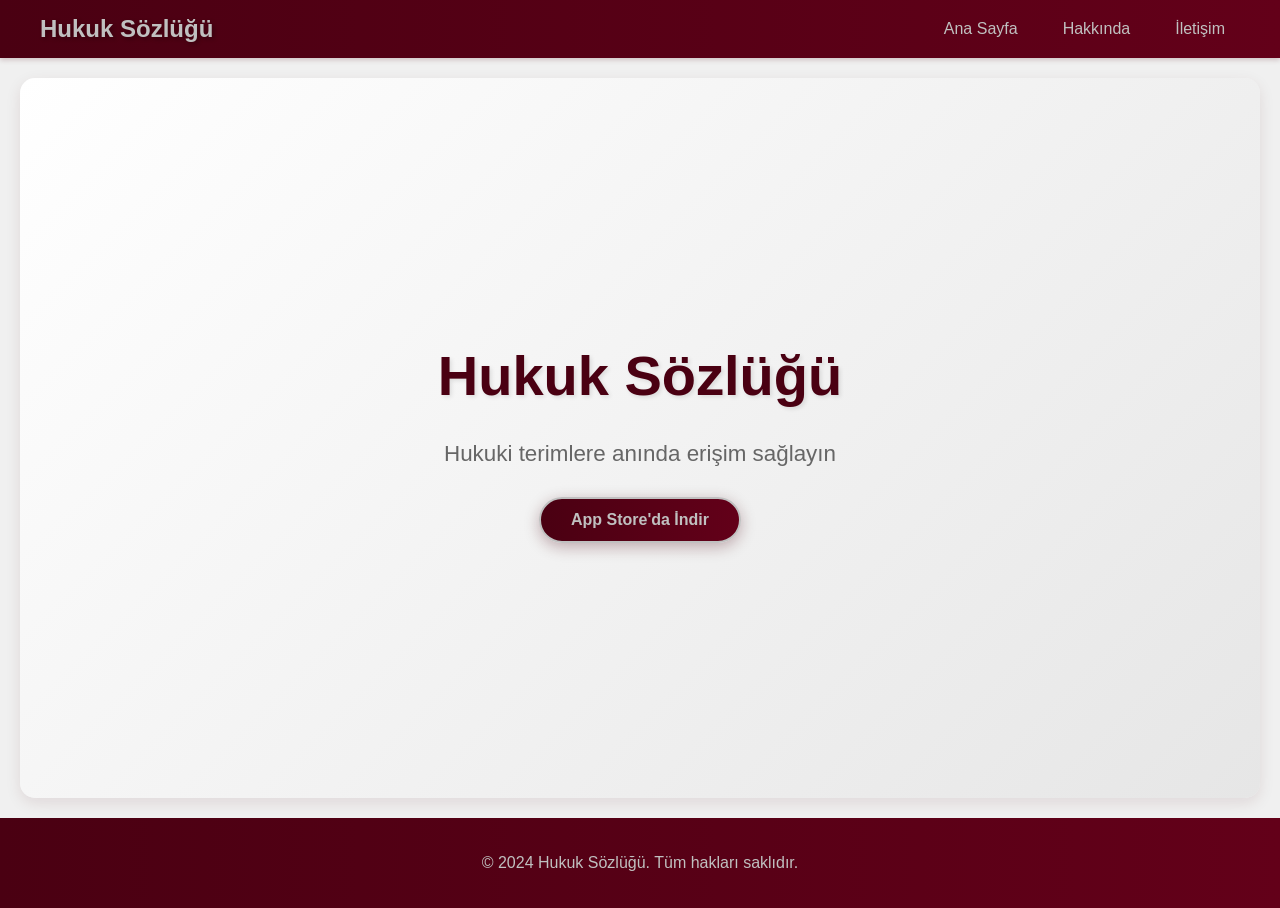
<file: index.html>
<!DOCTYPE html>
<html lang="tr">
<head>
    <meta charset="UTF-8">
    <meta name="viewport" content="width=device-width, initial-scale=1.0">
    <title>Hukuk Sözlüğü</title>
    <style>
        body {
            font-family: 'Segoe UI', Tahoma, Geneva, Verdana, sans-serif;
            margin: 0;
            padding: 0;
            box-sizing: border-box;
            background-color: #f0f0f0;
        }

        header {
            background: linear-gradient(to right, #4a0012, #630019);
            color: #fff;
            padding: 15px 20px;
            box-shadow: 0 2px 5px rgba(74, 0, 18, 0.2);
        }

        .navbar {
            display: flex;
            justify-content: space-between;
            align-items: center;
            max-width: 1200px;
            margin: 0 auto;
        }

        .logo {
            font-size: 24px;
            font-weight: bold;
            text-shadow: 2px 2px 4px rgba(0,0,0,0.3);
            transition: transform 0.3s ease;
            color: #C0C0C0;
        }

        .nav-links {
            list-style: none;
            display: flex;
            gap: 15px;
            margin: 0;
        }

        .nav-links a {
            color: #C0C0C0;
            text-decoration: none;
            font-weight: 500;
            padding: 8px 15px;
            border-radius: 20px;
            transition: all 0.3s ease;
        }

        .nav-links a:hover {
            background: rgba(192, 192, 192, 0.2);
            transform: translateY(-2px);
        }

        .hero {
            display: flex;
            flex-direction: column;
            align-items: center;
            justify-content: center;
            text-align: center;
            height: 80vh;
            background: linear-gradient(135deg, #ffffff, #e6e6e6);
            margin: 20px;
            border-radius: 15px;
            box-shadow: 0 5px 15px rgba(74, 0, 18, 0.1);
        }

        .hero h1 {
            font-size: 3.5rem;
            margin: 10px 0;
            color: #4a0012;
            text-shadow: 2px 2px 4px rgba(0,0,0,0.1);
            animation: fadeIn 1s ease-in;
        }

        .hero p {
            font-size: 1.4rem;
            color: #666666;
            margin-bottom: 30px;
            animation: slideUp 1s ease-in;
        }

        .btn {
            padding: 12px 30px;
            background: linear-gradient(to right, #4a0012, #630019);
            color: #C0C0C0;
            text-decoration: none;
            border-radius: 25px;
            font-weight: bold;
            transition: all 0.3s ease;
            box-shadow: 0 4px 15px rgba(74, 0, 18, 0.3);
            border: 2px solid #C0C0C0;
        }

        .btn:hover {
            transform: translateY(-3px);
            box-shadow: 0 6px 20px rgba(74, 0, 18, 0.4);
            background: linear-gradient(to right, #630019, #4a0012);
            color: #ffffff;
        }

        footer {
            background: linear-gradient(to right, #4a0012, #630019);
            color: #C0C0C0;
            text-align: center;
            padding: 20px 0;
            margin-top: auto;
        }

        @keyframes fadeIn {
            from { opacity: 0; }
            to { opacity: 1; }
        }

        @keyframes slideUp {
            from { 
                opacity: 0;
                transform: translateY(20px);
            }
            to { 
                opacity: 1;
                transform: translateY(0);
            }
        }

        @media (max-width: 1024px) {
            .hero h1 {
                font-size: 3rem;
            }
            
            .hero p {
                font-size: 1.2rem;
            }
            
            .btn {
                padding: 10px 25px;
                font-size: 1rem;
            }
        }

        @media (max-width: 768px) {
            .hero {
                height: 70vh;
                margin: 10px;
                padding: 20px;
            }

            .hero h1 {
                font-size: 2.5rem;
                margin: 15px 0;
            }
            
            .hero p {
                font-size: 1.1rem;
                margin-bottom: 25px;
                padding: 0 15px;
            }
            
            .btn {
                padding: 10px 20px;
                font-size: 0.9rem;
            }

            .navbar {
                flex-direction: column;
                gap: 10px;
                padding: 10px;
            }

            .nav-links {
                gap: 10px;
            }

            .nav-links a {
                padding: 6px 12px;
                font-size: 0.9rem;
            }
        }

        @media (max-width: 480px) {
            .hero h1 {
                font-size: 2rem;
            }
            
            .hero p {
                font-size: 1rem;
            }
            
            .btn {
                padding: 8px 18px;
                font-size: 0.85rem;
            }

            .nav-links {
                flex-direction: row;
                width: 100%;
                justify-content: center;
            }
        }

        @media (max-height: 600px) and (orientation: landscape) {
            .hero {
                height: auto;
                min-height: 100vh;
                padding: 40px 20px;
            }
        }
    </style>
</head>
<body>
    <header>
        <nav class="navbar">
            <div class="logo">Hukuk Sözlüğü</div>
            <ul class="nav-links">
                <li><a href="index.html">Ana Sayfa</a></li>
                <li><a href="about.html">Hakkında</a></li>
                <li><a href="contact.html">İletişim</a></li>
            </ul>
        </nav>
    </header>

    <main>
        <section class="hero">
            <h1>Hukuk Sözlüğü</h1>
            <p>Hukuki terimlere anında erişim sağlayın</p>
            <a href="https://apps.apple.com/app/id6740770261" class="btn">App Store'da İndir</a>
        </section>
    </main>

    <footer>
        <p>&copy; 2024 Hukuk Sözlüğü. Tüm hakları saklıdır.</p>
    </footer>
</body>
</html>
</file>
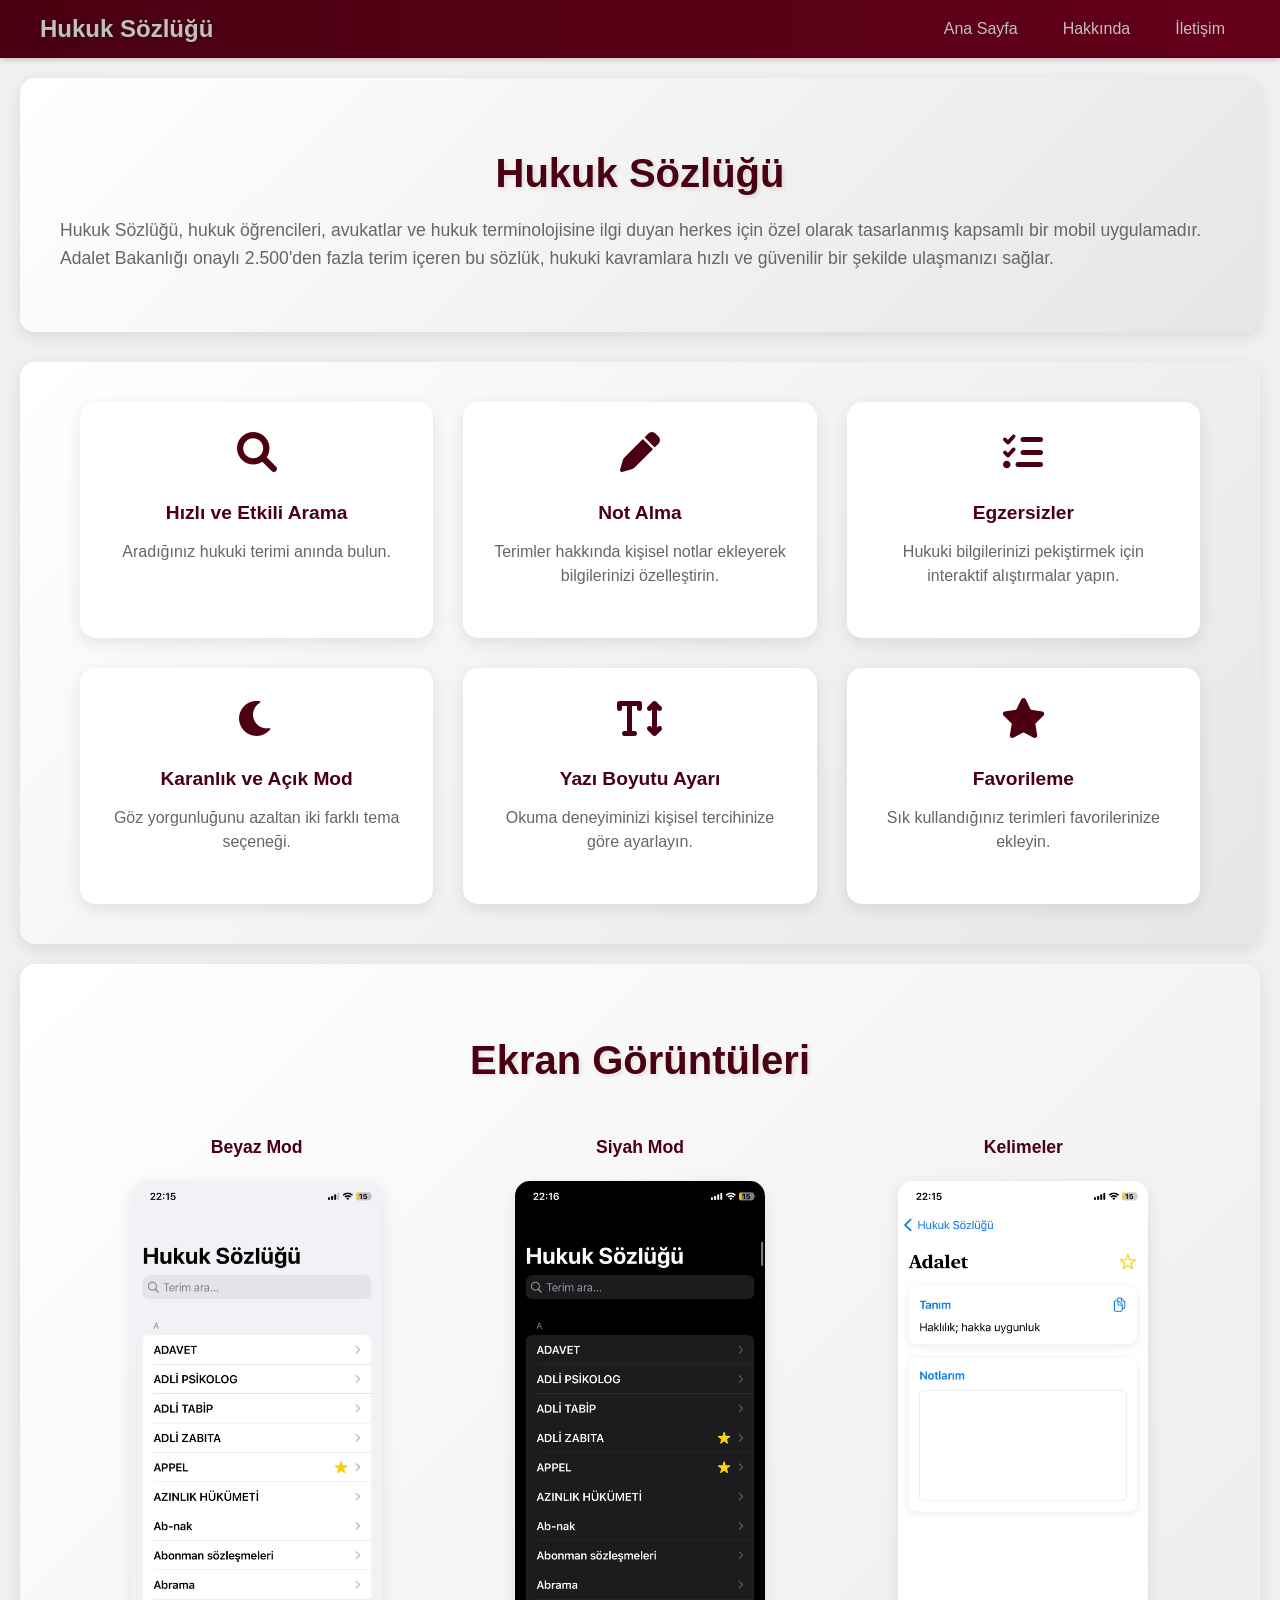
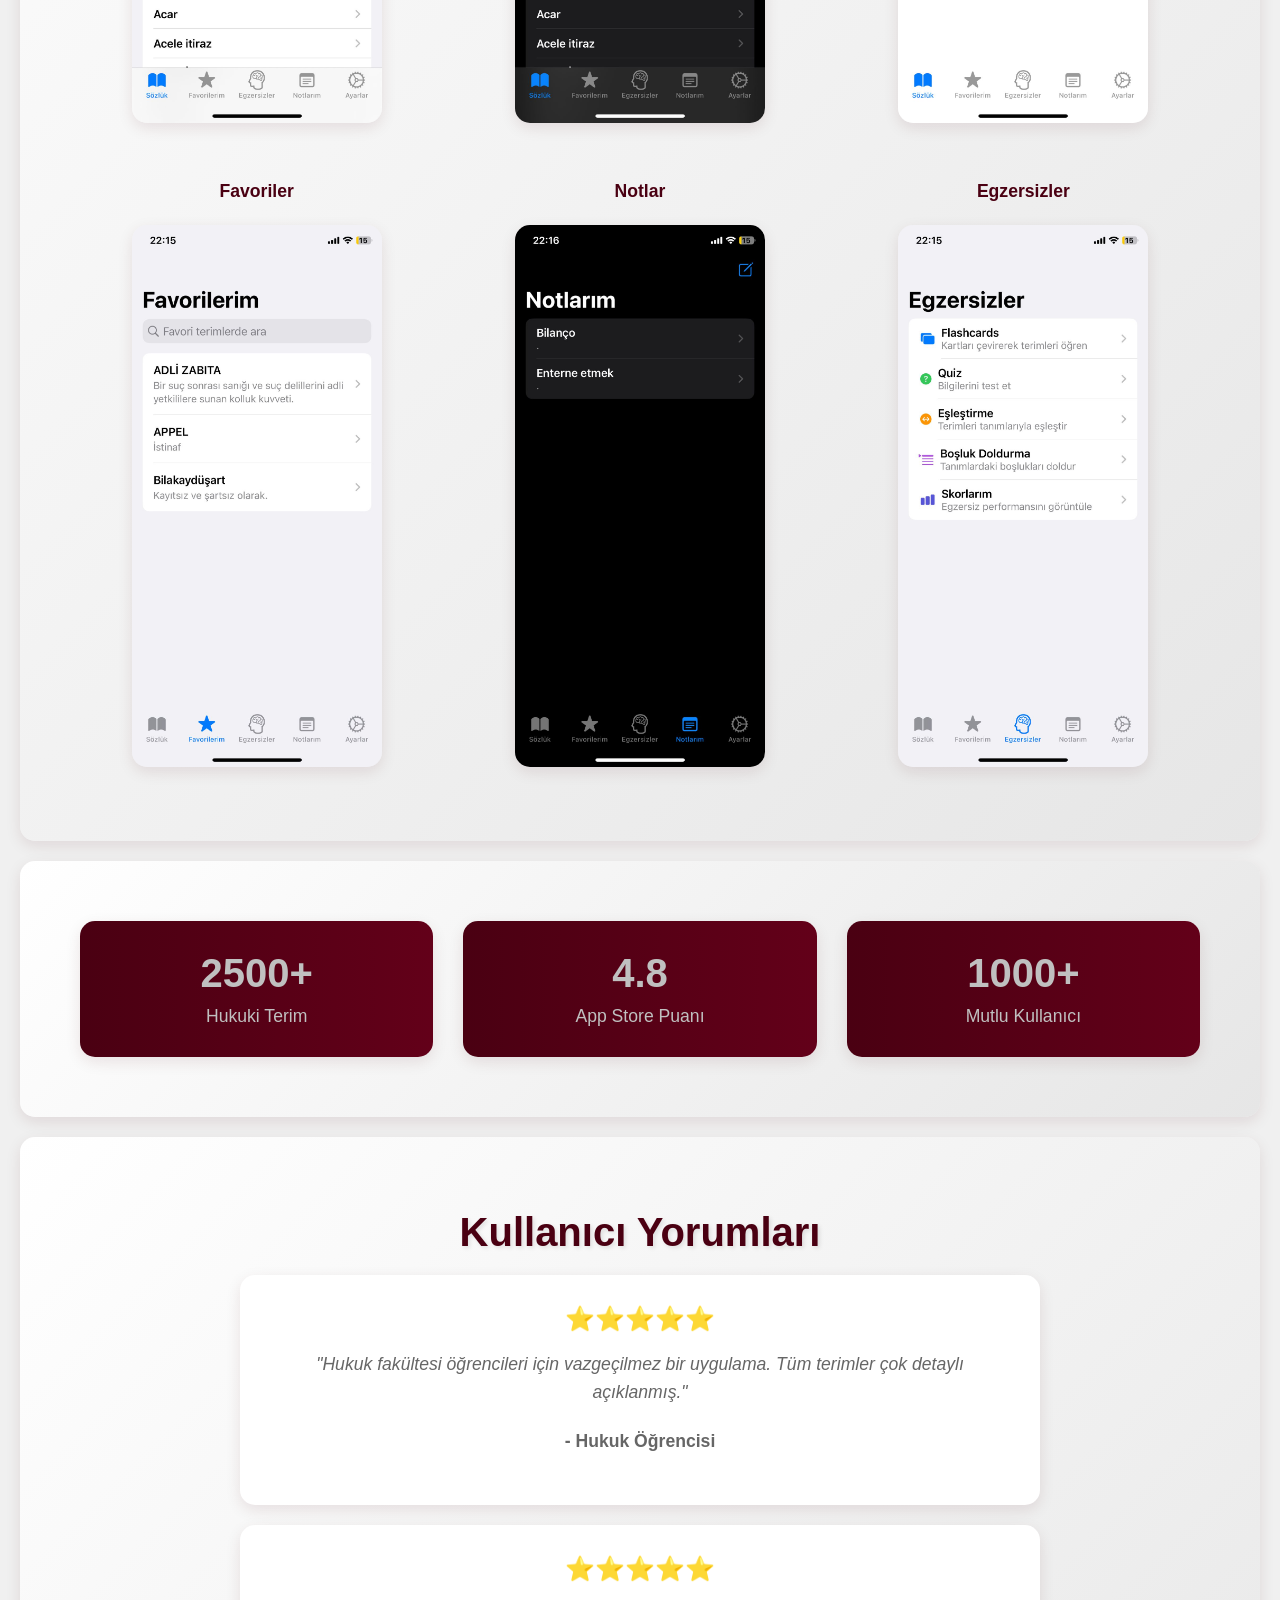
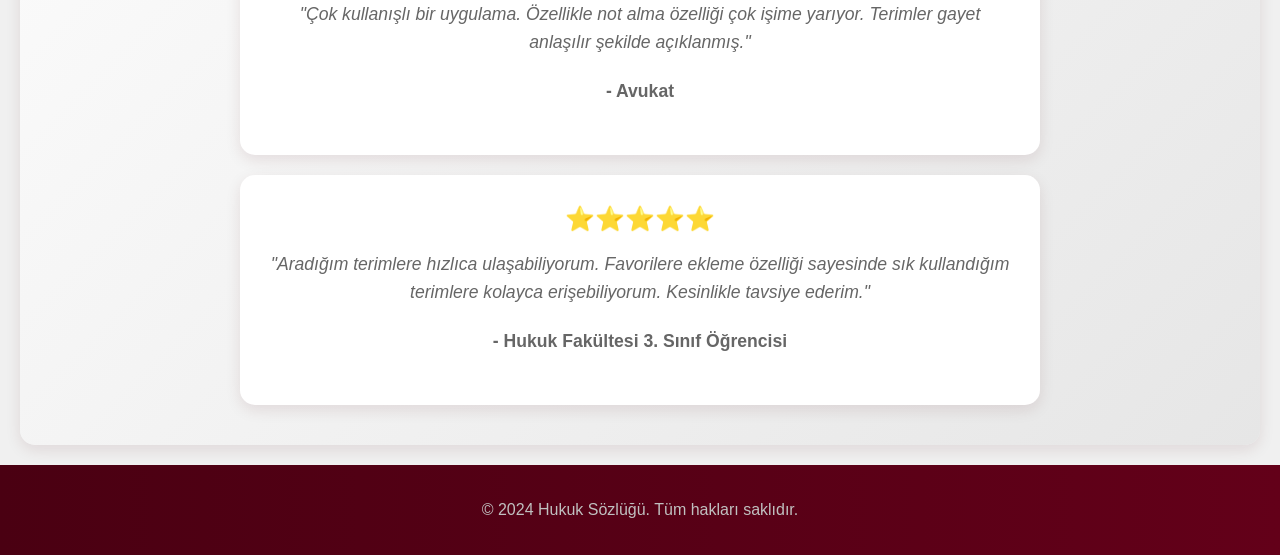
<file: about.html>
<!DOCTYPE html>
<html lang="tr">
<head>
    <meta charset="UTF-8">
    <meta name="viewport" content="width=device-width, initial-scale=1.0">
    <title>Hakkında - Hukuk Sözlüğü</title>
    <link rel="stylesheet" href="https://cdnjs.cloudflare.com/ajax/libs/font-awesome/6.0.0/css/all.min.css">
    <style>
        /* Mevcut stil kodları */
        body {
            font-family: 'Segoe UI', Tahoma, Geneva, Verdana, sans-serif;
            margin: 0;
            padding: 0;
            box-sizing: border-box;
            background-color: #f0f0f0;
        }

        header {
            background: linear-gradient(to right, #4a0012, #630019);
            color: #fff;
            padding: 15px 20px;
            box-shadow: 0 2px 5px rgba(74, 0, 18, 0.2);
        }

        .navbar {
            display: flex;
            justify-content: space-between;
            align-items: center;
            max-width: 1200px;
            margin: 0 auto;
        }

        .logo {
            font-size: 24px;
            font-weight: bold;
            text-shadow: 2px 2px 4px rgba(0,0,0,0.3);
            transition: transform 0.3s ease;
            color: #C0C0C0;
        }

        .nav-links {
            list-style: none;
            display: flex;
            gap: 15px;
            margin: 0;
        }

        .nav-links a {
            color: #C0C0C0;
            text-decoration: none;
            font-weight: 500;
            padding: 8px 15px;
            border-radius: 20px;
            transition: all 0.3s ease;
        }

        .nav-links a:hover {
            background: rgba(192, 192, 192, 0.2);
            transform: translateY(-2px);
        }

        /* Yeni eklenen section stilleri */
        .section {
            background: linear-gradient(135deg, #ffffff, #e6e6e6);
            margin: 20px;
            padding: 40px;
            border-radius: 15px;
            box-shadow: 0 5px 15px rgba(74, 0, 18, 0.1);
            animation: fadeIn 1s ease-in;
        }

        .section h2 {
            color: #4a0012;
            font-size: 2.5rem;
            margin-bottom: 20px;
            text-align: center;
            text-shadow: 2px 2px 4px rgba(0,0,0,0.1);
        }

        .section p {
            color: #666666;
            line-height: 1.6;
            margin-bottom: 20px;
            font-size: 1.1rem;
        }

        .features {
            display: grid;
            grid-template-columns: repeat(auto-fit, minmax(250px, 1fr));
            gap: 20px;
            margin-top: 30px;
        }

        .features-grid {
            display: grid;
            grid-template-columns: repeat(3, 1fr);
            gap: 30px;
            max-width: 1200px;
            margin: 0 auto;
            padding: 0 20px;
        }

        .feature-item {
            background: white;
            padding: 30px;
            border-radius: 15px;
            box-shadow: 0 5px 15px rgba(74, 0, 18, 0.1);
            transition: transform 0.3s ease;
            text-align: center;
        }

        .feature-item:hover {
            transform: translateY(-5px);
            box-shadow: 0 8px 20px rgba(74, 0, 18, 0.2);
        }

        .feature-item i {
            font-size: 2.5rem;
            color: #4a0012;
            margin-bottom: 15px;
        }

        .feature-item h3 {
            color: #4a0012;
            margin: 15px 0;
            font-size: 1.2rem;
        }

        .feature-item p {
            color: #666666;
            font-size: 1rem;
            line-height: 1.5;
        }

        .photos {
            text-align: center;
        }

        .photos img {
            border-radius: 15px;
            margin: 10px;
            box-shadow: 0 5px 15px rgba(74, 0, 18, 0.1);
            transition: transform 0.3s ease;
        }

        .photos img:hover {
            transform: scale(1.02);
        }

        .photos p {
            color: #4a0012;
            font-weight: bold;
            margin: 20px 0 10px 0;
        }

        hr {
            border: none;
            height: 1px;
            background: rgba(74, 0, 18, 0.1);
            margin: 30px 0;
        }

        footer {
            background: linear-gradient(to right, #4a0012, #630019);
            color: #C0C0C0;
            text-align: center;
            padding: 20px 0;
            margin-top: auto;
        }

        @keyframes fadeIn {
            from { opacity: 0; }
            to { opacity: 1; }
        }

        @media (max-width: 768px) {
            .section {
                padding: 20px;
                margin: 10px;
            }

            .section h2 {
                font-size: 2rem;
            }

            .photos img {
                width: 90%;
                height: auto;
            }
        }

        @media (max-width: 992px) {
            .features-grid {
                grid-template-columns: repeat(2, 1fr); /* Tablet için 2 sütun */
            }
        }

        @media (max-width: 576px) {
            .features-grid {
                grid-template-columns: 1fr; /* Mobil için tek sütun */
            }
        }

        .features.section h2 {
            color: #4a0012;
            font-size: 2.5rem;
            text-align: center;
            margin: 0 auto 40px auto; /* Üst ve alttan boşluk */
            text-shadow: 2px 2px 4px rgba(0,0,0,0.1);
            position: relative;
            width: fit-content;
        }

        .section-header {
            text-align: center;
            margin-bottom: 40px;
        }

        .section-header h2 {
            color: #4a0012;
            font-size: 2.5rem;
            text-shadow: 2px 2px 4px rgba(0,0,0,0.1);
            display: inline-block;
        }

        .features-grid {
            display: grid;
            grid-template-columns: repeat(3, 1fr);
            gap: 30px;
            max-width: 1200px;
            margin: 0 auto;
            padding: 0 20px;
        }

        .screenshots-grid {
            display: grid;
            grid-template-columns: repeat(3, 1fr);
            gap: 30px;
            max-width: 1200px;
            margin: 0 auto;
            padding: 20px;
        }

        .screenshot-item {
            text-align: center;
        }

        .screenshot-item p {
            color: #4a0012;
            font-weight: bold;
            margin: 10px 0;
        }

        .screenshot-item img {
            border-radius: 15px;
            box-shadow: 0 5px 15px rgba(74, 0, 18, 0.1);
            transition: transform 0.3s ease;
            max-width: 100%;
            height: auto;
        }

        .screenshot-item img:hover {
            transform: scale(1.02);
        }

        @media (max-width: 992px) {
            .screenshots-grid {
                grid-template-columns: repeat(2, 1fr);
            }
        }

        @media (max-width: 576px) {
            .screenshots-grid {
                grid-template-columns: 1fr;
            }
        }

        .stats-grid {
            display: grid;
            grid-template-columns: repeat(3, 1fr);
            gap: 30px;
            max-width: 1200px;
            margin: 0 auto;
            padding: 20px;
            text-align: center;
        }

        .stat-item {
            background: linear-gradient(to right, #4a0012, #630019);
            padding: 30px;
            border-radius: 15px;
            color: #C0C0C0;
            box-shadow: 0 5px 15px rgba(74, 0, 18, 0.1);
            transition: transform 0.3s ease;
        }

        .stat-item:hover {
            transform: translateY(-5px);
            box-shadow: 0 8px 20px rgba(74, 0, 18, 0.2);
        }

        .stat-number {
            display: block;
            font-size: 2.5rem;
            font-weight: bold;
            margin-bottom: 10px;
        }

        .stat-label {
            font-size: 1.1rem;
        }

        .reviews {
            text-align: center;
        }

        .reviews-container {
            display: flex;
            flex-direction: column;
            gap: 20px;
            max-width: 800px;
            margin: 0 auto;
        }

        .review-card {
            background: white;
            padding: 30px;
            border-radius: 15px;
            box-shadow: 0 5px 15px rgba(74, 0, 18, 0.1);
            transition: transform 0.3s ease;
        }

        .review-card:hover {
            transform: translateY(-5px);
            box-shadow: 0 8px 20px rgba(74, 0, 18, 0.2);
        }

        .stars {
            color: gold;
            font-size: 1.5rem;
            margin-bottom: 15px;
        }

        .review-text {
            color: #666666;
            font-style: italic;
            margin-bottom: 15px;
            line-height: 1.6;
        }

        .reviewer {
            color: #4a0012;
            font-weight: bold;
        }

        @media (max-width: 992px) {
            .stats-grid {
                grid-template-columns: repeat(2, 1fr);
            }
        }

        @media (max-width: 576px) {
            .stats-grid {
                grid-template-columns: 1fr;
            }
        }

        /* Tablet için medya sorguları (768px - 1024px) */
        @media (max-width: 1024px) {
            .section {
                margin: 15px;
                padding: 30px;
            }

            .section h2 {
                font-size: 2rem;
            }

            .features-grid, .screenshots-grid, .stats-grid {
                grid-template-columns: repeat(2, 1fr);
                gap: 20px;
                padding: 15px;
            }

            .feature-item {
                padding: 20px;
            }

            .feature-item i {
                font-size: 2rem;
            }

            .screenshot-item img {
                width: 100%;
                height: auto;
            }

            .stat-number {
                font-size: 2rem;
            }

            .stat-label {
                font-size: 1rem;
            }

            .review-card {
                padding: 20px;
            }
        }

        /* Mobil cihazlar için medya sorguları (768px'den küçük) */
        @media (max-width: 768px) {
            .navbar {
                flex-direction: column;
                gap: 10px;
                padding: 10px;
            }

            .nav-links {
                gap: 10px;
            }

            .nav-links a {
                padding: 6px 12px;
                font-size: 0.9rem;
            }

            .section {
                margin: 10px;
                padding: 20px;
            }

            .section h2 {
                font-size: 1.8rem;
            }

            .features-grid, .screenshots-grid, .stats-grid {
                grid-template-columns: 1fr;
                gap: 15px;
                padding: 10px;
            }

            .feature-item h3 {
                font-size: 1.1rem;
            }

            .feature-item p {
                font-size: 0.9rem;
            }

            .review-text {
                font-size: 0.9rem;
            }

            .stars {
                font-size: 1.2rem;
            }
        }

        /* Çok küçük mobil cihazlar için (320px - 480px) */
        @media (max-width: 480px) {
            .nav-links {
                flex-direction: row;
                width: 100%;
                justify-content: center;
            }

            .section h2 {
                font-size: 1.5rem;
            }

            .feature-item {
                padding: 15px;
            }

            .feature-item i {
                font-size: 1.8rem;
            }

            .stat-number {
                font-size: 1.8rem;
            }

            .stat-label {
                font-size: 0.9rem;
            }

            .review-card {
                padding: 15px;
            }
        }

        /* Yatay mobil görünüm için */
        @media (max-height: 600px) and (orientation: landscape) {
            .section {
                margin: 10px;
                padding: 15px;
            }

            .features-grid, .screenshots-grid {
                grid-template-columns: repeat(2, 1fr);
            }
        }

        /* Ekran görüntüleri için özel düzenleme */
        @media (max-width: 1024px) {
            .screenshots-grid {
                grid-template-columns: repeat(2, 1fr);
            }
        }

        @media (max-width: 768px) {
            .screenshots-grid {
                grid-template-columns: 1fr;
            }
            
            .screenshot-item img {
                max-width: 80%;
                margin: 0 auto;
                display: block;
            }
        }
    </style>
</head>
<body>
    <header>
        <nav class="navbar">
            <div class="logo">Hukuk Sözlüğü</div>
            <ul class="nav-links">
                <li><a href="index.html">Ana Sayfa</a></li>
                <li><a href="about.html">Hakkında</a></li>
                <li><a href="contact.html">İletişim</a></li>
            </ul>
        </nav>
    </header>

    <main>
        <section class="about section">
            <h2>Hukuk Sözlüğü</h2>
            <p>Hukuk Sözlüğü, hukuk öğrencileri, avukatlar ve hukuk terminolojisine ilgi duyan herkes için özel olarak tasarlanmış kapsamlı bir mobil uygulamadır. Adalet Bakanlığı onaylı 2.500'den fazla terim içeren bu sözlük, hukuki kavramlara hızlı ve güvenilir bir şekilde ulaşmanızı sağlar.</p>
        </section>

        <section class="features section">
            <div class="features-grid">
                <div class="feature-item">
                    <i class="fas fa-search"></i>
                    <h3>Hızlı ve Etkili Arama</h3>
                    <p>Aradığınız hukuki terimi anında bulun.</p>
                </div>
                <div class="feature-item">
                    <i class="fas fa-pen"></i>
                    <h3>Not Alma</h3>
                    <p>Terimler hakkında kişisel notlar ekleyerek bilgilerinizi özelleştirin.</p>
                </div>
                <div class="feature-item">
                    <i class="fas fa-tasks"></i>
                    <h3>Egzersizler</h3>
                    <p>Hukuki bilgilerinizi pekiştirmek için interaktif alıştırmalar yapın.</p>
                </div>
                <div class="feature-item">
                    <i class="fas fa-moon"></i>
                    <h3>Karanlık ve Açık Mod</h3>
                    <p>Göz yorgunluğunu azaltan iki farklı tema seçeneği.</p>
                </div>
                <div class="feature-item">
                    <i class="fas fa-text-height"></i>
                    <h3>Yazı Boyutu Ayarı</h3>
                    <p>Okuma deneyiminizi kişisel tercihinize göre ayarlayın.</p>
                </div>
                <div class="feature-item">
                    <i class="fas fa-star"></i>
                    <h3>Favorileme</h3>
                    <p>Sık kullandığınız terimleri favorilerinize ekleyin.</p>
                </div>
            </div>
        </section>

        <section class="photos section">
            <h2>Ekran Görüntüleri</h2>
            <div class="screenshots-grid">
                <div class="screenshot-item">
                    <p>Beyaz Mod</p>
                    <img src="1.jpeg" width="250" height="550" alt="Beyaz Mod">
                </div>
                <div class="screenshot-item">
                    <p>Siyah Mod</p>
                    <img src="2.jpeg" width="250" height="550" alt="Siyah Mod">
                </div>
                <div class="screenshot-item">
                    <p>Kelimeler</p>
                    <img src="3.jpeg" width="250" height="550" alt="Kelimeler">
                </div>
                <div class="screenshot-item">
                    <p>Favoriler</p>
                    <img src="4.jpeg" width="250" height="550" alt="Favoriler">
                </div>
                <div class="screenshot-item">
                    <p>Notlar</p>
                    <img src="5.jpeg" width="250" height="550" alt="Notlar">
                </div>
                <div class="screenshot-item">
                    <p>Egzersizler</p>
                    <img src="6.jpeg" width="250" height="550" alt="Egzersizler">
                </div>
            </div>
        </section>

        <section class="stats section">
            <div class="stats-grid">
                <div class="stat-item">
                    <span class="stat-number">2500+</span>
                    <span class="stat-label">Hukuki Terim</span>
                </div>
                <div class="stat-item">
                    <span class="stat-number">4.8</span>
                    <span class="stat-label">App Store Puanı</span>
                </div>
                <div class="stat-item">
                    <span class="stat-number">1000+</span>
                    <span class="stat-label">Mutlu Kullanıcı</span>
                </div>
            </div>
        </section>

        <section class="reviews section">
            <h2>Kullanıcı Yorumları</h2>
            <div class="reviews-container">
                <div class="review-card">
                    <div class="stars">⭐⭐⭐⭐⭐</div>
                    <p class="review-text">"Hukuk fakültesi öğrencileri için vazgeçilmez bir uygulama. Tüm terimler çok detaylı açıklanmış."</p>
                    <p class="reviewer">- Hukuk Öğrencisi</p>
                </div>

                <div class="review-card">
                    <div class="stars">⭐⭐⭐⭐⭐</div>
                    <p class="review-text">"Çok kullanışlı bir uygulama. Özellikle not alma özelliği çok işime yarıyor. Terimler gayet anlaşılır şekilde açıklanmış."</p>
                    <p class="reviewer">- Avukat</p>
                </div>

                <div class="review-card">
                    <div class="stars">⭐⭐⭐⭐⭐</div>
                    <p class="review-text">"Aradığım terimlere hızlıca ulaşabiliyorum. Favorilere ekleme özelliği sayesinde sık kullandığım terimlere kolayca erişebiliyorum. Kesinlikle tavsiye ederim."</p>
                    <p class="reviewer">- Hukuk Fakültesi 3. Sınıf Öğrencisi</p>
                </div>
            </div>
        </section>
    </main>

    <footer>
        <p>&copy; 2024 Hukuk Sözlüğü. Tüm hakları saklıdır.</p>
    </footer>
</body>
</html>
</file>
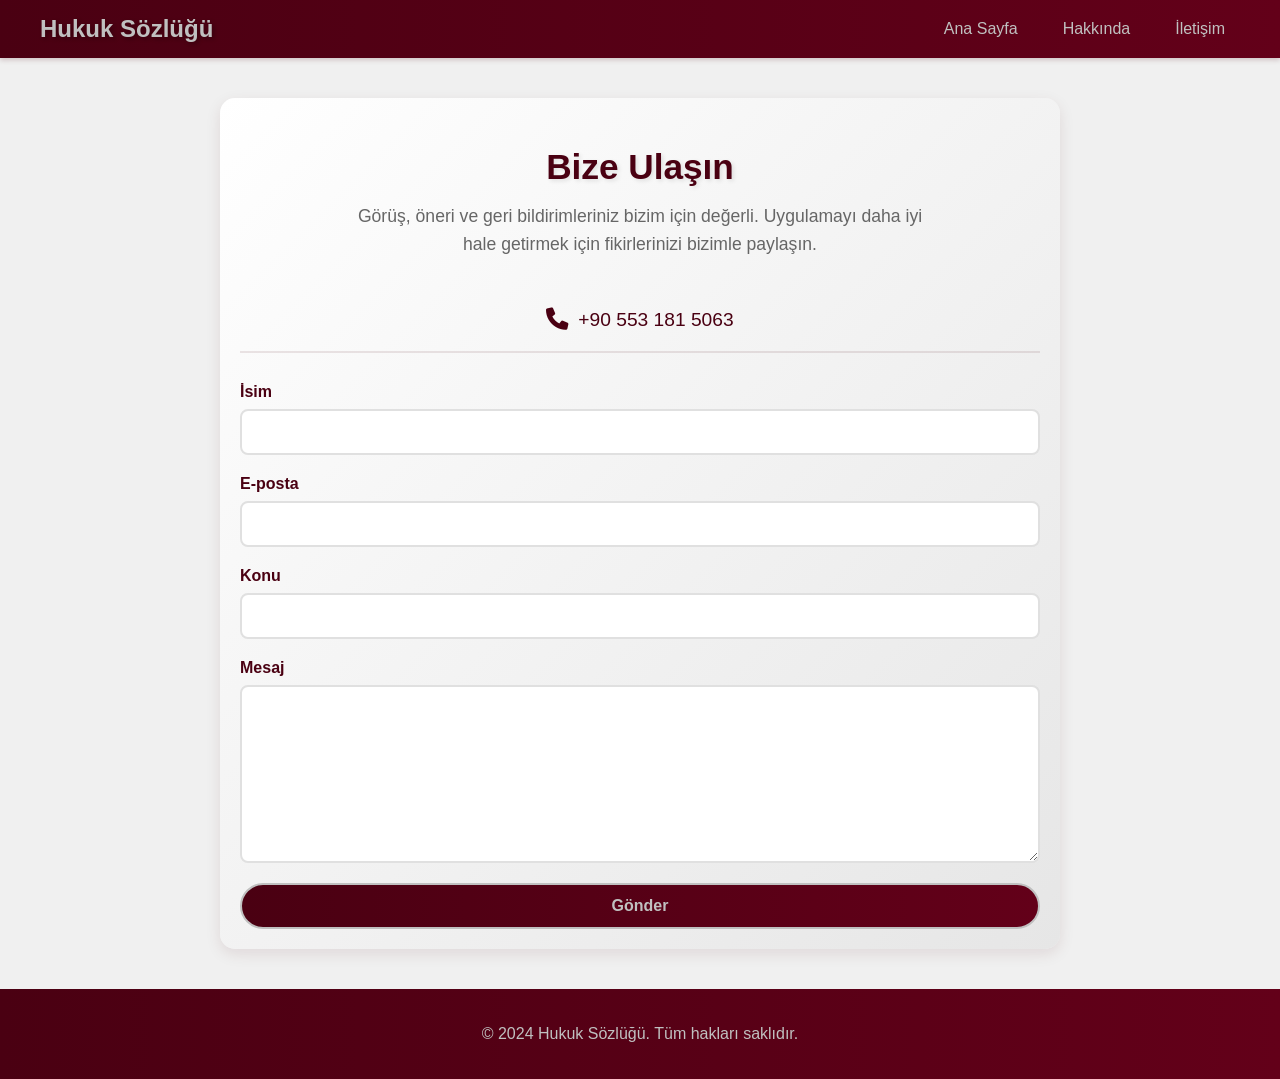
<file: contact.html>
<!DOCTYPE html>
<html lang="tr">
<head>
    <meta charset="UTF-8">
    <meta name="viewport" content="width=device-width, initial-scale=1.0">
    <title>İletişim - Hukuk Sözlüğü</title>
    <link rel="stylesheet" href="https://cdnjs.cloudflare.com/ajax/libs/font-awesome/6.0.0/css/all.min.css">
    <style>
        body {
            font-family: 'Segoe UI', Tahoma, Geneva, Verdana, sans-serif;
            margin: 0;
            padding: 0;
            box-sizing: border-box;
            background-color: #f0f0f0;
        }

        header {
            background: linear-gradient(to right, #4a0012, #630019);
            color: #fff;
            padding: 15px 20px;
            box-shadow: 0 2px 5px rgba(74, 0, 18, 0.2);
        }

        .navbar {
            display: flex;
            justify-content: space-between;
            align-items: center;
            max-width: 1200px;
            margin: 0 auto;
        }

        .logo {
            font-size: 24px;
            font-weight: bold;
            text-shadow: 2px 2px 4px rgba(0,0,0,0.3);
            transition: transform 0.3s ease;
            color: #C0C0C0;
        }

        .nav-links {
            list-style: none;
            display: flex;
            gap: 15px;
            margin: 0;
        }

        .nav-links a {
            color: #C0C0C0;
            text-decoration: none;
            font-weight: 500;
            padding: 8px 15px;
            border-radius: 20px;
            transition: all 0.3s ease;
        }

        .nav-links a:hover {
            background: rgba(192, 192, 192, 0.2);
            transform: translateY(-2px);
        }

        .contact-section {
            max-width: 800px;
            margin: 40px auto;
            padding: 20px;
            background: linear-gradient(135deg, #ffffff, #e6e6e6);
            border-radius: 15px;
            box-shadow: 0 5px 15px rgba(74, 0, 18, 0.1);
        }

        .contact-form {
            display: flex;
            flex-direction: column;
            gap: 20px;
        }

        .form-group {
            display: flex;
            flex-direction: column;
            gap: 8px;
        }

        .form-group label {
            color: #4a0012;
            font-weight: 600;
        }

        .form-group input,
        .form-group textarea {
            padding: 12px;
            border: 2px solid #e0e0e0;
            border-radius: 8px;
            font-size: 16px;
            transition: all 0.3s ease;
        }

        .form-group input:focus,
        .form-group textarea:focus {
            border-color: #4a0012;
            outline: none;
            box-shadow: 0 0 5px rgba(74, 0, 18, 0.2);
        }

        .form-group textarea {
            min-height: 150px;
            resize: vertical;
        }

        .submit-btn {
            background: linear-gradient(to right, #4a0012, #630019);
            color: #C0C0C0;
            padding: 12px 30px;
            border: none;
            border-radius: 25px;
            font-size: 16px;
            font-weight: bold;
            cursor: pointer;
            transition: all 0.3s ease;
            border: 2px solid #C0C0C0;
        }

        .submit-btn:hover {
            transform: translateY(-3px);
            box-shadow: 0 6px 20px rgba(74, 0, 18, 0.4);
            background: linear-gradient(to right, #630019, #4a0012);
            color: #ffffff;
        }

        footer {
            background: linear-gradient(to right, #4a0012, #630019);
            color: #C0C0C0;
            text-align: center;
            padding: 20px 0;
            margin-top: auto;
        }

        @media (max-width: 768px) {
            .contact-section {
                margin: 20px;
            }
        }

        .contact-info {
            text-align: center;
            margin-bottom: 30px;
            padding: 20px;
            border-bottom: 2px solid rgba(74, 0, 18, 0.1);
        }

        .info-item {
            display: flex;
            align-items: center;
            justify-content: center;
            gap: 10px;
            color: #4a0012;
            font-size: 1.2rem;
        }

        .info-item i {
            color: #4a0012;
            font-size: 1.4rem;
        }

        .info-item p {
            margin: 0;
            font-weight: 500;
        }

        .contact-header {
            text-align: center;
            margin-bottom: 30px;
        }

        .contact-header h2 {
            color: #4a0012;
            font-size: 2.2rem;
            margin-bottom: 15px;
            text-shadow: 2px 2px 4px rgba(0,0,0,0.1);
        }

        .contact-header p {
            color: #666666;
            font-size: 1.1rem;
            line-height: 1.6;
            max-width: 600px;
            margin: 0 auto;
        }

        /* Tablet için medya sorguları (768px - 1024px) */
        @media (max-width: 1024px) {
            .contact-section {
                margin: 30px auto;
                padding: 25px;
            }

            .contact-header h2 {
                font-size: 2rem;
            }

            .contact-header p {
                font-size: 1rem;
            }

            .form-group input,
            .form-group textarea {
                padding: 10px;
                font-size: 0.95rem;
            }

            .submit-btn {
                padding: 10px 25px;
                font-size: 0.95rem;
            }
        }

        /* Mobil cihazlar için medya sorguları (768px'den küçük) */
        @media (max-width: 768px) {
            .navbar {
                flex-direction: column;
                gap: 10px;
                padding: 10px;
            }

            .nav-links {
                gap: 10px;
            }

            .nav-links a {
                padding: 6px 12px;
                font-size: 0.9rem;
            }

            .contact-section {
                margin: 20px;
                padding: 20px;
            }

            .contact-header h2 {
                font-size: 1.8rem;
            }

            .contact-info {
                padding: 15px;
            }

            .info-item {
                font-size: 1rem;
            }

            .info-item i {
                font-size: 1.2rem;
            }

            .form-group label {
                font-size: 0.9rem;
            }
        }

        /* Çok küçük mobil cihazlar için (320px - 480px) */
        @media (max-width: 480px) {
            .nav-links {
                flex-direction: row;
                width: 100%;
                justify-content: center;
            }

            .contact-header h2 {
                font-size: 1.5rem;
            }

            .contact-header p {
                font-size: 0.9rem;
                padding: 0 10px;
            }

            .form-group input,
            .form-group textarea {
                padding: 8px;
                font-size: 0.9rem;
            }

            .submit-btn {
                padding: 8px 20px;
                font-size: 0.9rem;
                width: 100%;
            }
        }

        /* Yatay mobil görünüm için */
        @media (max-height: 600px) and (orientation: landscape) {
            .contact-section {
                margin: 15px auto;
            }

            .form-group textarea {
                min-height: 100px;
            }
        }
    </style>
</head>
<body>
    <header>
        <nav class="navbar">
            <div class="logo">Hukuk Sözlüğü</div>
            <ul class="nav-links">
                <li><a href="index.html">Ana Sayfa</a></li>
                <li><a href="about.html">Hakkında</a></li>
                <li><a href="contact.html">İletişim</a></li>
            </ul>
        </nav>
    </header>

    <main>
        <section class="contact-section">
            <div class="contact-header">
                <h2>Bize Ulaşın</h2>
                <p>Görüş, öneri ve geri bildirimleriniz bizim için değerli. Uygulamayı daha iyi hale getirmek için fikirlerinizi bizimle paylaşın.</p>
            </div>

            <div class="contact-info">
                <div class="info-item">
                    <i class="fas fa-phone"></i>
                    <p>+90 553 181 5063</p>
                </div>
            </div>
            
            <form action="https://formspree.io/f/mwpvrwke" method="POST" class="contact-form">
                <div class="form-group">
                    <label for="name">İsim</label>
                    <input type="text" id="name" name="name" required>
                </div>
                
                <div class="form-group">
                    <label for="email">E-posta</label>
                    <input type="email" id="email" name="email" required>
                </div>
                
                <div class="form-group">
                    <label for="subject">Konu</label>
                    <input type="text" id="subject" name="subject" required>
                </div>
                
                <div class="form-group">
                    <label for="message">Mesaj</label>
                    <textarea id="message" name="message" required></textarea>
                </div>
                
                <button type="submit" class="submit-btn">Gönder</button>
            </form>
        </section>
    </main>

    <footer>
        <p>&copy; 2024 Hukuk Sözlüğü. Tüm hakları saklıdır.</p>
    </footer>
</body>
</html>
</file>
